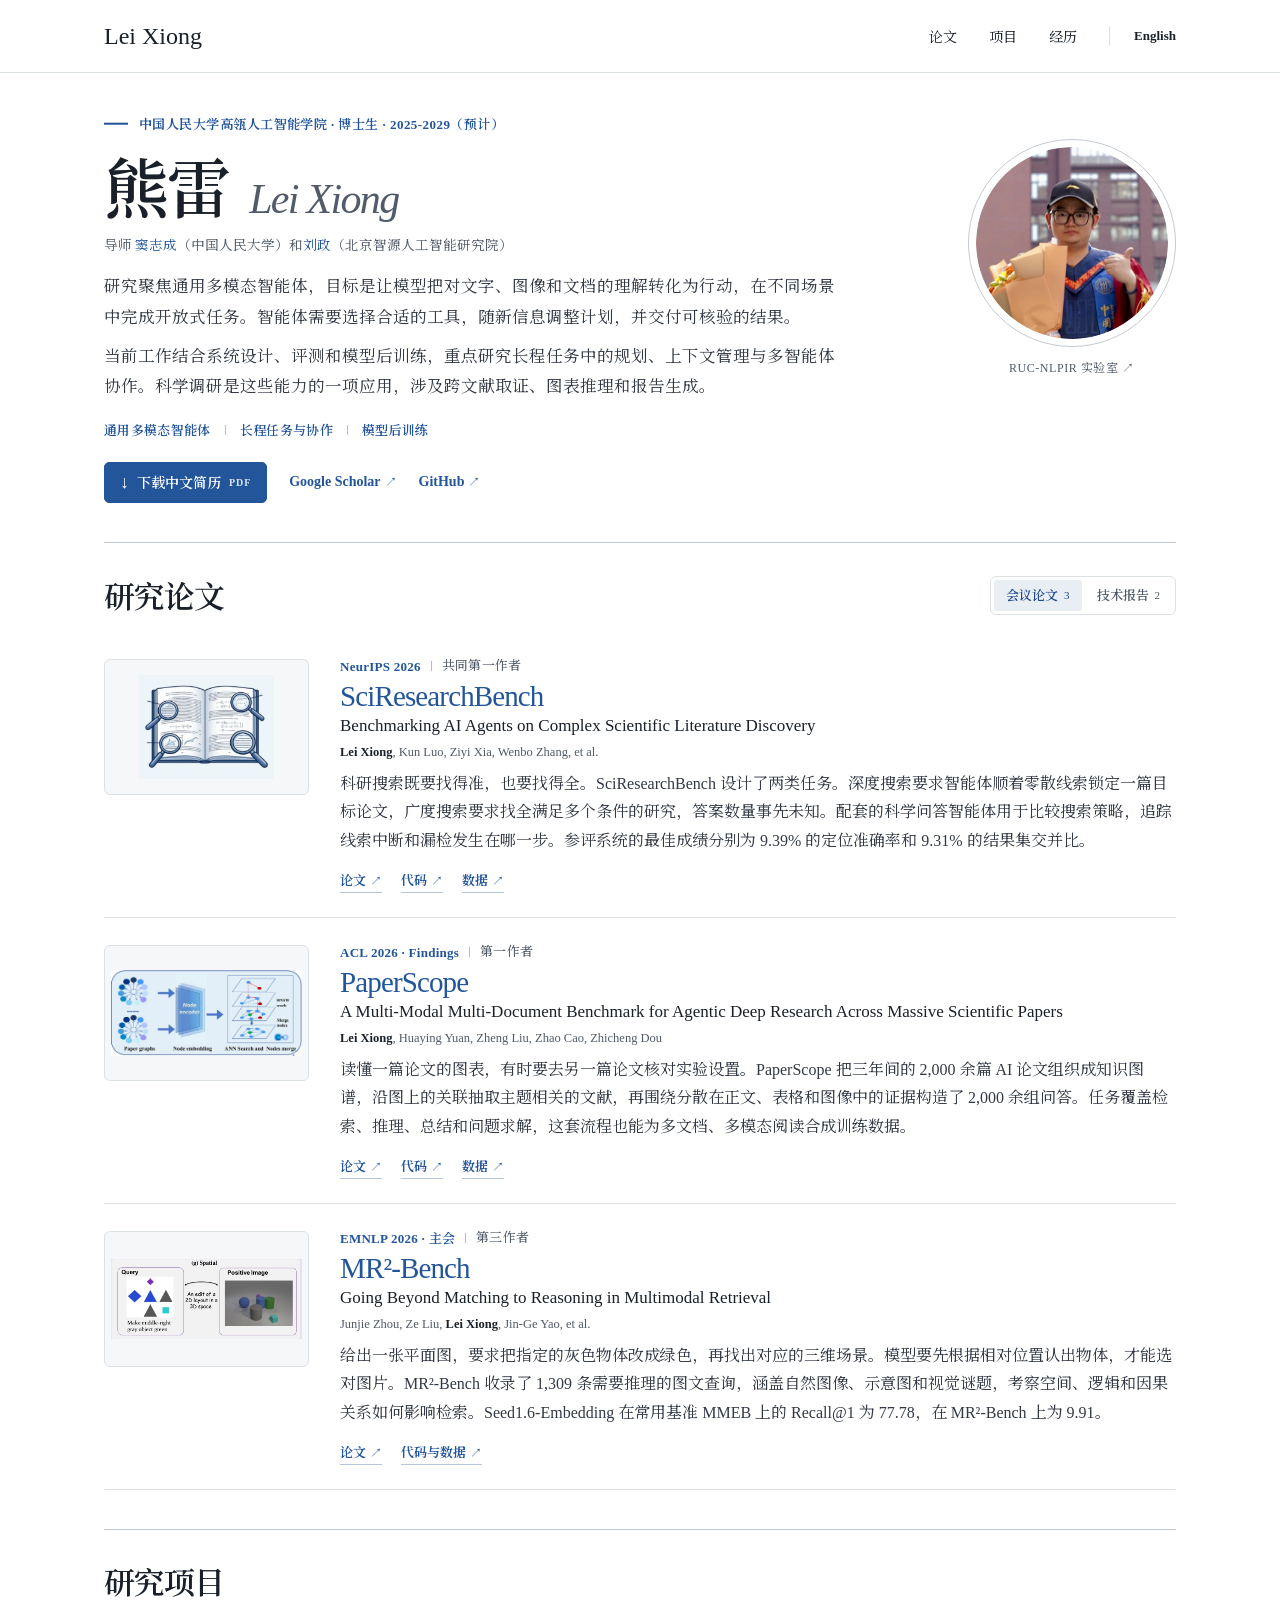
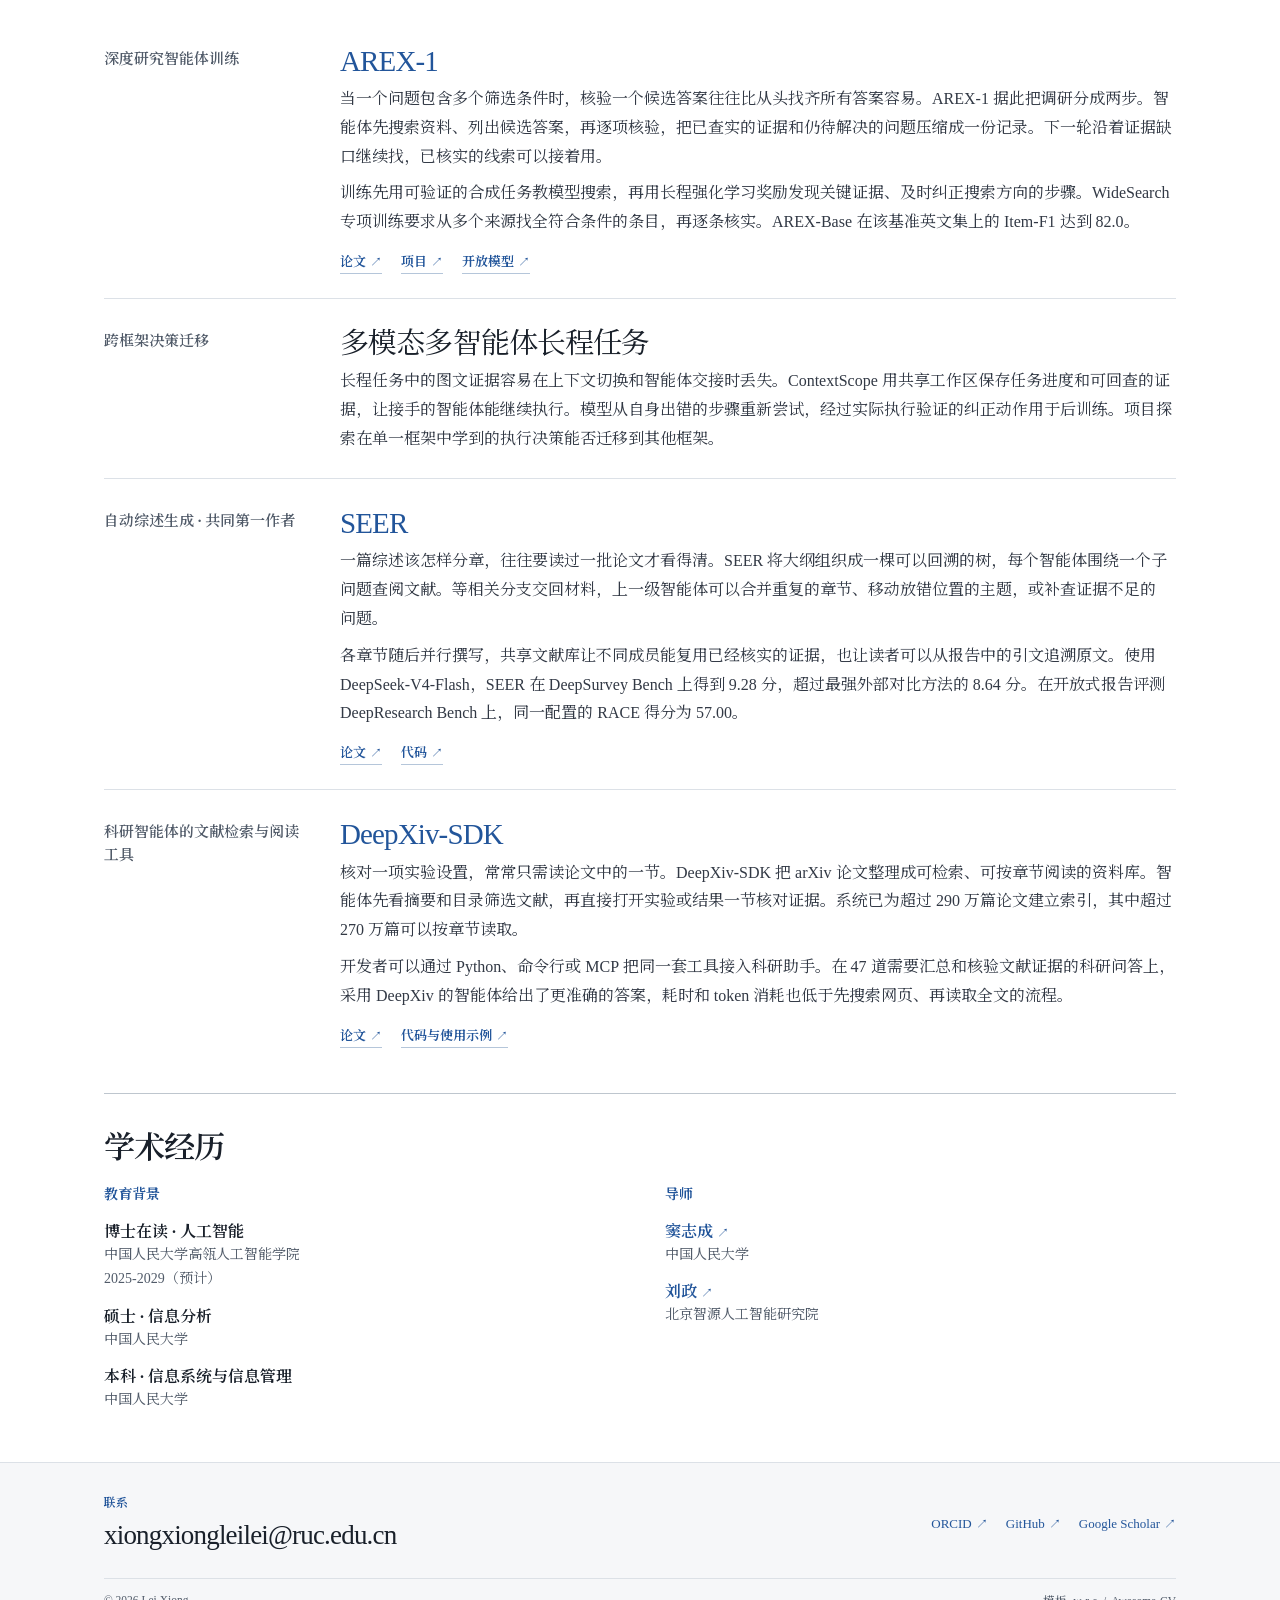
<file: index.html>
<!doctype html>
<html lang="zh-CN">
<head>
  <meta charset="utf-8"><meta name="viewport" content="width=device-width,initial-scale=1">
  <title>熊雷 Lei Xiong · 学术主页</title><meta name="author" content="Lei Xiong"><meta name="description" content="熊雷，中国人民大学博士生，研究通用多模态智能体、长程任务与协作，以及模型后训练。">
  <meta name="theme-color" content="#ffffff">
  <link rel="icon" href="assets/lei-xiong.webp" type="image/webp">
  <link rel="alternate" hreflang="zh-CN" href="index.html"><link rel="alternate" hreflang="en" href="en.html">
  <link rel="stylesheet" href="stylesheet.css"><script src="homepage.js" defer></script>
  <script type="application/ld+json">{"@context": "https://schema.org", "@type": "Person", "name": "Lei Xiong", "alternateName": "熊雷", "jobTitle": "PhD student", "email": "xiongxiongleilei@ruc.edu.cn", "affiliation": {"@type": "CollegeOrUniversity", "name": "Renmin University of China"}, "sameAs": ["https://scholar.google.com/citations?user=9EFPXBgAAAAJ", "https://github.com/CherYou", "https://orcid.org/0009-0001-1584-6944", "https://ruc-nlpir.github.io/members/lei-xiong.html"], "knowsAbout": ["General-Purpose Multimodal Agents", "Long-Horizon Tasks and Collaboration", "Model Post-Training"]}</script>
</head>
<body>
<a class="skip" href="#main">跳到正文</a>
<header class="topbar"><div class="shell topbar-inner">
  <a class="wordmark" href="index.html" aria-label="熊雷，首页">Lei Xiong</a>
  <nav aria-label="主导航">
    <a href="#publications">论文</a><a href="#projects">项目</a><a href="#education">经历</a>
    <a class="language" data-lang-switch href="en.html" hreflang="en" lang="en">English</a>
  </nav>
</div></header>
<main class="shell" id="main">
  <section id="about" class="hero page-section" aria-labelledby="person-name">
    <div class="hero-copy">
      <p class="affiliation"><span aria-hidden="true"></span>中国人民大学高瓴人工智能学院 · 博士生 · 2025-2029（预计）</p>
      <h1 id="person-name"><span class="name-cn" lang="zh-CN">熊雷</span><i lang="en">Lei Xiong</i></h1>
      <p class="advisors">导师 <a class="" href="https://playbigdata.ruc.edu.cn/dou/">窦志成</a>（中国人民大学）和<a class="" href="https://scholar.google.com/citations?user=k2SF4M0AAAAJ">刘政</a>（北京智源人工智能研究院）</p>
      <p class="bio">研究聚焦通用多模态智能体，目标是让模型把对文字、图像和文档的理解转化为行动，在不同场景中完成开放式任务。智能体需要选择合适的工具，随新信息调整计划，并交付可核验的结果。</p>
      <p class="bio bio-focus">当前工作结合系统设计、评测和模型后训练，重点研究长程任务中的规划、上下文管理与多智能体协作。科学调研是这些能力的一项应用，涉及跨文献取证、图表推理和报告生成。</p>
      <ul class="interests" aria-label="研究兴趣"><li>通用多模态智能体</li><li>长程任务与协作</li><li>模型后训练</li></ul>
      <div class="actions"><a class="cv-button" href="cv/Lei-Xiong-CV-ZH.pdf" download><span aria-hidden="true">↓</span>下载中文简历 <small>PDF</small></a>
        <a class="text-action" href="https://scholar.google.com/citations?user=9EFPXBgAAAAJ">Google Scholar <span aria-hidden='true'>↗</span></a>
        <a class="text-action" href="https://github.com/CherYou">GitHub <span aria-hidden='true'>↗</span></a>
      </div>
    </div>
    <figure class="portrait"><div class="portrait-frame"><img src="assets/lei-xiong.webp" alt="熊雷" width="512" height="512"></div>
      <figcaption><a class="" href="https://ruc-nlpir.github.io/members/lei-xiong.html">RUC-NLPIR 实验室 <span aria-hidden="true">↗</span></a></figcaption>
    </figure>
  </section>
  <section id="publications" class="page-section ruled" aria-labelledby="pub-title">
    <div class="section-head"><h2 id="pub-title">研究论文</h2>
      <div class="tag-filter" role="group" aria-label="按发表类型筛选" hidden>
        <button type="button" class="tag-btn" data-tag="conference" aria-pressed="true">会议论文 <span>3</span></button>
        <button type="button" class="tag-btn" data-tag="report" aria-pressed="false">技术报告 <span>2</span></button>
      </div>
    </div>
    <div class="publications-table" id="paper-list">
      <article class="pub-row" id="sciresearchbench" data-tags="conference">
        <a class="art sciresearchbench" href="https://neurips.cc/virtual/2026/loc/sydney/poster/139663" aria-label="SciResearchBench">
          <img src="assets/sciresearchbench.webp" alt="论文中的科学文献精读示意图" loading="lazy">
        </a>
        <div class="pub-body">
          <div class="pub-meta"><span>NeurIPS 2026</span><span>共同第一作者</span></div>
          <h3 lang="en"><a class="" href="https://neurips.cc/virtual/2026/loc/sydney/poster/139663">SciResearchBench</a></h3>
          <p lang="en" class="paper-title">Benchmarking AI Agents on Complex Scientific Literature Discovery</p>
          <p class="authors" lang="en"><strong>Lei Xiong</strong>, Kun Luo, Ziyi Xia, Wenbo Zhang, et al.</p>
          <p class="summary">科研搜索既要找得准，也要找得全。SciResearchBench 设计了两类任务。深度搜索要求智能体顺着零散线索锁定一篇目标论文，广度搜索要求找全满足多个条件的研究，答案数量事先未知。配套的科学问答智能体用于比较搜索策略，追踪线索中断和漏检发生在哪一步。参评系统的最佳成绩分别为 9.39% 的定位准确率和 9.31% 的结果集交并比。</p>
          <div class="resources"><a class="" href="https://neurips.cc/virtual/2026/loc/sydney/poster/139663">论文<span aria-hidden="true">↗</span></a><a class="" href="https://github.com/CherYou/AutoResearchBench">代码<span aria-hidden="true">↗</span></a><a class="" href="https://huggingface.co/datasets/Youxll/SciResearchBench">数据<span aria-hidden="true">↗</span></a></div>
        </div>
      </article>
      <article class="pub-row" id="paperscope" data-tags="conference">
        <a class="art paperscope" href="https://aclanthology.org/2026.findings-acl.394/" aria-label="PaperScope">
          <img src="assets/paperscope.webp" alt="PaperScope 将多篇论文的知识图谱编码、检索并合并" loading="lazy">
        </a>
        <div class="pub-body">
          <div class="pub-meta"><span>ACL 2026 · Findings</span><span>第一作者</span></div>
          <h3 lang="en"><a class="" href="https://aclanthology.org/2026.findings-acl.394/">PaperScope</a></h3>
          <p lang="en" class="paper-title">A Multi-Modal Multi-Document Benchmark for Agentic Deep Research Across Massive Scientific Papers</p>
          <p class="authors" lang="en"><strong>Lei Xiong</strong>, Huaying Yuan, Zheng Liu, Zhao Cao, Zhicheng Dou</p>
          <p class="summary">读懂一篇论文的图表，有时要去另一篇论文核对实验设置。PaperScope 把三年间的 2,000 余篇 AI 论文组织成知识图谱，沿图上的关联抽取主题相关的文献，再围绕分散在正文、表格和图像中的证据构造了 2,000 余组问答。任务覆盖检索、推理、总结和问题求解，这套流程也能为多文档、多模态阅读合成训练数据。</p>
          <div class="resources"><a class="" href="https://aclanthology.org/2026.findings-acl.394/">论文<span aria-hidden="true">↗</span></a><a class="" href="https://github.com/CherYou/PaperScope">代码<span aria-hidden="true">↗</span></a><a class="" href="https://huggingface.co/datasets/Youxll/PaperScope">数据<span aria-hidden="true">↗</span></a></div>
        </div>
      </article>
      <article class="pub-row" id="mr2" data-tags="conference">
        <a class="art mr2" href="https://aclanthology.org/2026.emnlp-main.538/" aria-label="MR²-Bench">
          <img src="assets/mr2-bench.webp" alt="二维布局经过颜色修改后对应的三维物体，是一个空间推理检索样例" loading="lazy">
        </a>
        <div class="pub-body">
          <div class="pub-meta"><span>EMNLP 2026 · 主会</span><span>第三作者</span></div>
          <h3 lang="en"><a class="" href="https://aclanthology.org/2026.emnlp-main.538/">MR²-Bench</a></h3>
          <p lang="en" class="paper-title">Going Beyond Matching to Reasoning in Multimodal Retrieval</p>
          <p class="authors" lang="en">Junjie Zhou, Ze Liu, <strong>Lei Xiong</strong>, Jin-Ge Yao, et al.</p>
          <p class="summary">给出一张平面图，要求把指定的灰色物体改成绿色，再找出对应的三维场景。模型要先根据相对位置认出物体，才能选对图片。MR²-Bench 收录了 1,309 条需要推理的图文查询，涵盖自然图像、示意图和视觉谜题，考察空间、逻辑和因果关系如何影响检索。Seed1.6-Embedding 在常用基准 MMEB 上的 Recall@1 为 77.78，在 MR²-Bench 上为 9.91。</p>
          <div class="resources"><a class="" href="https://aclanthology.org/2026.emnlp-main.538/">论文<span aria-hidden="true">↗</span></a><a class="" href="https://github.com/VectorSpaceLab/MR2-Bench">代码与数据<span aria-hidden="true">↗</span></a></div>
        </div>
      </article>
      <article class="report-row" data-tags="report">
        <div class="report-venue">arXiv · 2026 年技术报告</div>
        <div class="pub-body"><h3 lang="en"><a class="" href="https://arxiv.org/abs/2607.21461">AREX</a></h3>
          <p class="paper-title" lang="en">Towards a Recursively Self-Improving Agent for Deep Research</p><p class="authors" lang="en">Shuqi Lu, Chaofan Li, Kun Luo, …, <strong>Lei Xiong</strong>, et al.</p>
          <p class="summary">AREX 交替搜索和核验。每一轮保留已经查实的结论，把仍缺少依据的条件交给下一轮处理。这项工作结合可验证的合成任务与长程强化学习，训练模型在调研过程中不断修正答案。</p>
          <div class="resources"><a class="" href="https://arxiv.org/abs/2607.21461">预印本<span aria-hidden="true">↗</span></a></div>
        </div>
      </article>
      <article class="report-row" data-tags="report">
        <div class="report-venue">arXiv · 2026 年技术报告</div>
        <div class="pub-body"><h3 lang="en"><a class="" href="https://arxiv.org/abs/2603.00084">DeepXiv-SDK</a></h3>
          <p class="paper-title" lang="en">An Agentic Data Interface for Scientific Literature</p><p class="authors" lang="en">Hongjin Qian, Ziyi Xia, Ze Liu, …, <strong>Lei Xiong</strong>, et al.</p>
          <p class="summary">DeepXiv-SDK 让智能体先筛选论文，再打开与问题相关的章节核对证据。Python、命令行和 MCP 共享同一套检索与阅读接口。</p>
          <div class="resources"><a class="" href="https://arxiv.org/abs/2603.00084">预印本<span aria-hidden="true">↗</span></a></div>
        </div>
      </article>
    </div>
  </section>
  <section id="projects" class="page-section ruled" aria-labelledby="project-title">
    <div class="section-head"><h2 id="project-title">研究项目</h2></div>
    <div class="project-list">
      <article class="project-row">
        <div class="row-topic">深度研究智能体训练</div>
        <div class="pub-body"><h3><a class="" href="https://vectorspacelab.github.io/arex-model/">AREX-1</a></h3><p class="summary">当一个问题包含多个筛选条件时，核验一个候选答案往往比从头找齐所有答案容易。AREX-1 据此把调研分成两步。智能体先搜索资料、列出候选答案，再逐项核验，把已查实的证据和仍待解决的问题压缩成一份记录。下一轮沿着证据缺口继续找，已核实的线索可以接着用。</p><p class="summary">训练先用可验证的合成任务教模型搜索，再用长程强化学习奖励发现关键证据、及时纠正搜索方向的步骤。WideSearch 专项训练要求从多个来源找全符合条件的条目，再逐条核实。AREX-Base 在该基准英文集上的 Item-F1 达到 82.0。</p><div class="resources"><a class="" href="https://arxiv.org/abs/2607.21461">论文<span aria-hidden="true">↗</span></a><a class="" href="https://vectorspacelab.github.io/arex-model/">项目<span aria-hidden="true">↗</span></a><a class="" href="https://huggingface.co/BAAI/AREX-Base">开放模型<span aria-hidden="true">↗</span></a></div></div>
      </article>
      <article class="project-row">
        <div class="row-topic">跨框架决策迁移</div>
        <div class="pub-body"><h3>多模态多智能体长程任务</h3><p class="summary">长程任务中的图文证据容易在上下文切换和智能体交接时丢失。ContextScope 用共享工作区保存任务进度和可回查的证据，让接手的智能体能继续执行。模型从自身出错的步骤重新尝试，经过实际执行验证的纠正动作用于后训练。项目探索在单一框架中学到的执行决策能否迁移到其他框架。</p></div>
      </article>
      <article class="project-row">
        <div class="row-topic">自动综述生成 · 共同第一作者</div>
        <div class="pub-body"><h3><a class="" href="https://github.com/CherYou/SEER">SEER</a></h3><p class="summary">一篇综述该怎样分章，往往要读过一批论文才看得清。SEER 将大纲组织成一棵可以回溯的树，每个智能体围绕一个子问题查阅文献。等相关分支交回材料，上一级智能体可以合并重复的章节、移动放错位置的主题，或补查证据不足的问题。</p><p class="summary">各章节随后并行撰写，共享文献库让不同成员能复用已经核实的证据，也让读者可以从报告中的引文追溯原文。使用 DeepSeek-V4-Flash，SEER 在 DeepSurvey Bench 上得到 9.28 分，超过最强外部对比方法的 8.64 分。在开放式报告评测 DeepResearch Bench 上，同一配置的 RACE 得分为 57.00。</p><div class="resources"><a class="" href="https://github.com/CherYou/SEER/blob/main/assets/SEER_camera.pdf">论文<span aria-hidden="true">↗</span></a><a class="" href="https://github.com/CherYou/SEER">代码<span aria-hidden="true">↗</span></a></div></div>
      </article>
      <article class="project-row">
        <div class="row-topic">科研智能体的文献检索与阅读工具</div>
        <div class="pub-body"><h3><a class="" href="https://github.com/DeepXiv/deepxiv_sdk">DeepXiv-SDK</a></h3><p class="summary">核对一项实验设置，常常只需读论文中的一节。DeepXiv-SDK 把 arXiv 论文整理成可检索、可按章节阅读的资料库。智能体先看摘要和目录筛选文献，再直接打开实验或结果一节核对证据。系统已为超过 290 万篇论文建立索引，其中超过 270 万篇可以按章节读取。</p><p class="summary">开发者可以通过 Python、命令行或 MCP 把同一套工具接入科研助手。在 47 道需要汇总和核验文献证据的科研问答上，采用 DeepXiv 的智能体给出了更准确的答案，耗时和 token 消耗也低于先搜索网页、再读取全文的流程。</p><div class="resources"><a class="" href="https://arxiv.org/abs/2603.00084">论文<span aria-hidden="true">↗</span></a><a class="" href="https://github.com/DeepXiv/deepxiv_sdk">代码与使用示例<span aria-hidden="true">↗</span></a></div></div>
      </article></div>
  </section>
  <section id="education" class="page-section ruled" aria-labelledby="edu-title">
    <div class="section-head"><h2 id="edu-title">学术经历</h2></div>
    <div class="education-grid">
      <div><h3>教育背景</h3>
        <dl class="education-list">
          <div><dt>博士在读 · 人工智能</dt><dd>中国人民大学高瓴人工智能学院</dd><dd>2025-2029（预计）</dd></div>
          <div><dt>硕士 · 信息分析</dt><dd>中国人民大学</dd></div>
          <div><dt>本科 · 信息系统与信息管理</dt><dd>中国人民大学</dd></div>
        </dl>
      </div>
      <div><h3>导师</h3>
        <dl class="education-list"><div><dt><a class="" href="https://playbigdata.ruc.edu.cn/dou/">窦志成 <span aria-hidden="true">↗</span></a></dt><dd>中国人民大学</dd></div>
        <div><dt><a class="" href="https://scholar.google.com/citations?user=k2SF4M0AAAAJ">刘政 <span aria-hidden="true">↗</span></a></dt><dd>北京智源人工智能研究院</dd></div></dl>
      </div>
    </div>
  </section>
</main>
<footer><div class="shell">
  <div class="contact-row"><div><span class="project-label">联系</span>
    <a class="email" href="mailto:xiongxiongleilei@ruc.edu.cn">xiongxiongleilei@ruc.edu.cn</a></div>
    <div class="foot-links"><a class="" href="https://orcid.org/0009-0001-1584-6944">ORCID <span aria-hidden="true">↗</span></a><a class="" href="https://github.com/CherYou">GitHub <span aria-hidden="true">↗</span></a><a class="" href="https://scholar.google.com/citations?user=9EFPXBgAAAAJ">Google Scholar <span aria-hidden="true">↗</span></a></div>
  </div>
  <div class="colophon"><span>© 2026 Lei Xiong</span><span>模板 &nbsp;<a class="" href="https://github.com/w-r-s/academic-homepage-template">w-r-s</a> &nbsp;/&nbsp; <a class="" href="https://github.com/posquit0/Awesome-CV">Awesome-CV</a></span></div>
</div></footer>
</body></html>
</file>
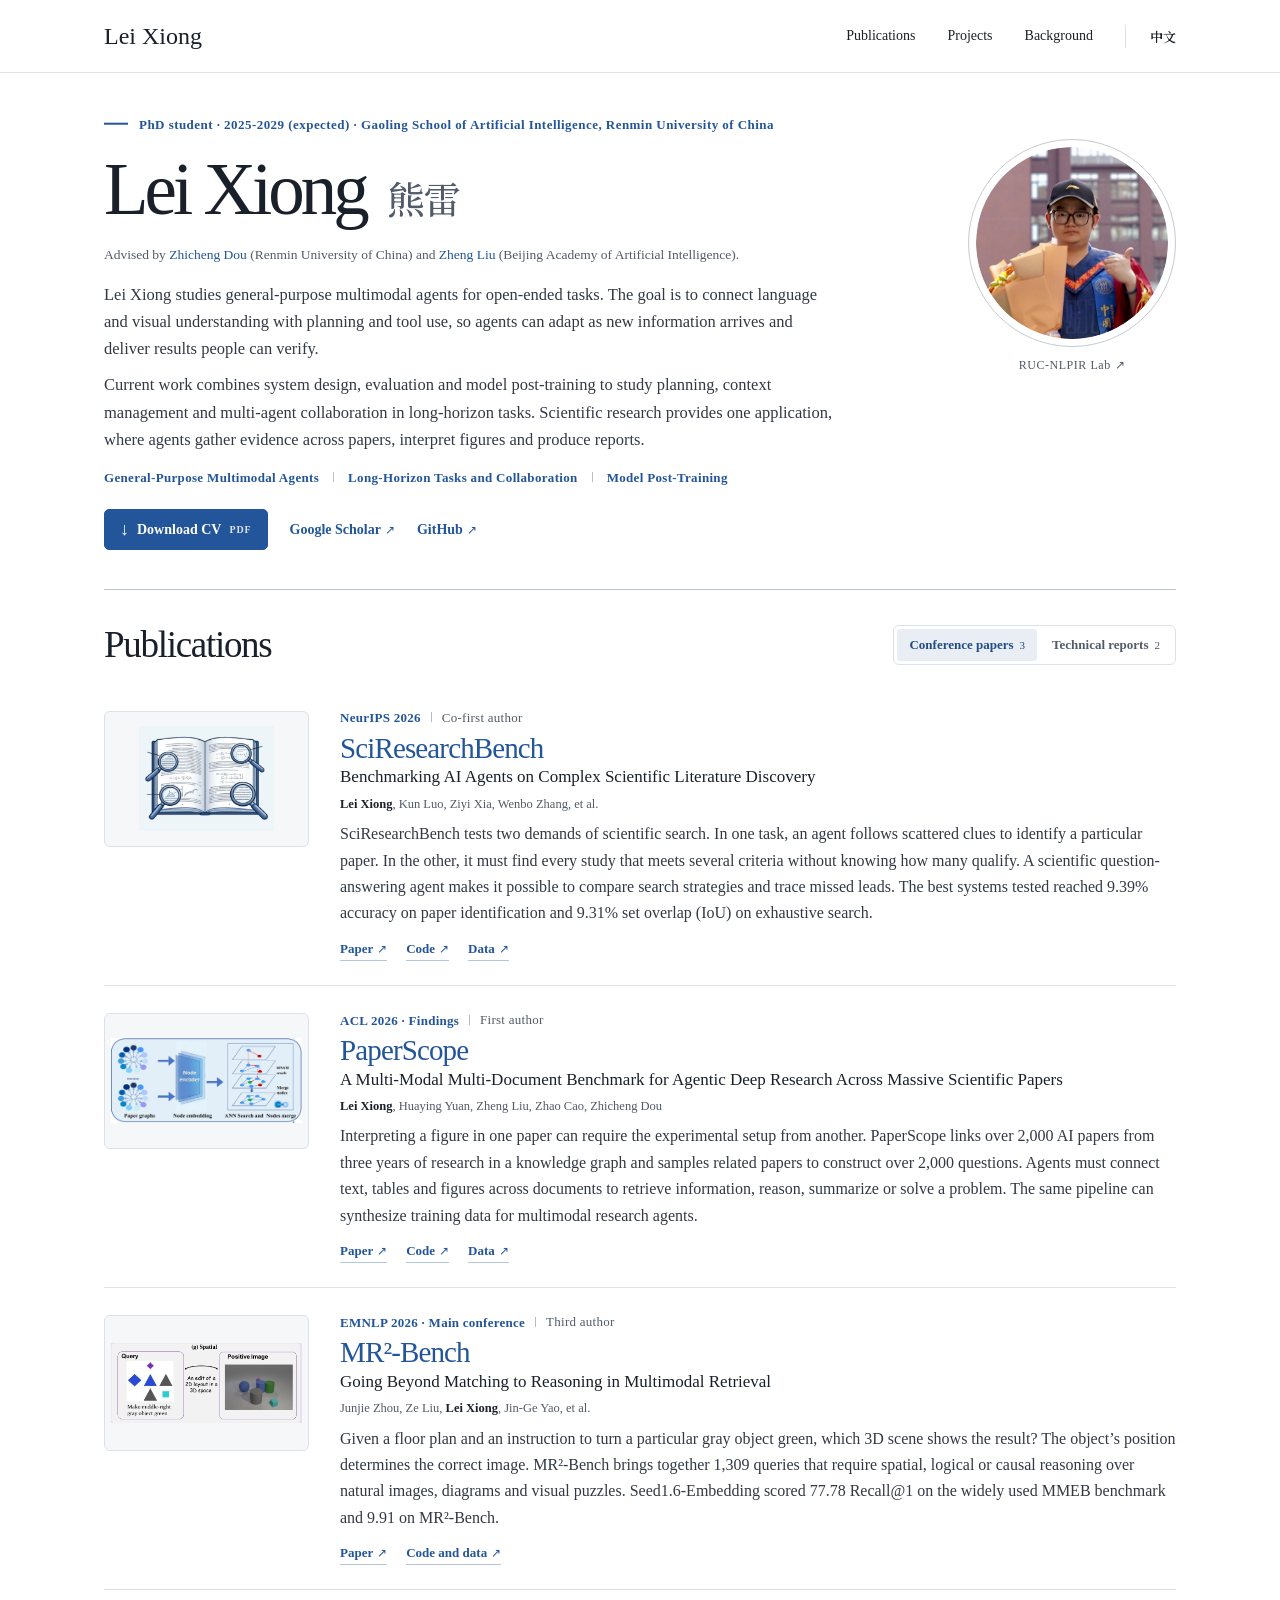
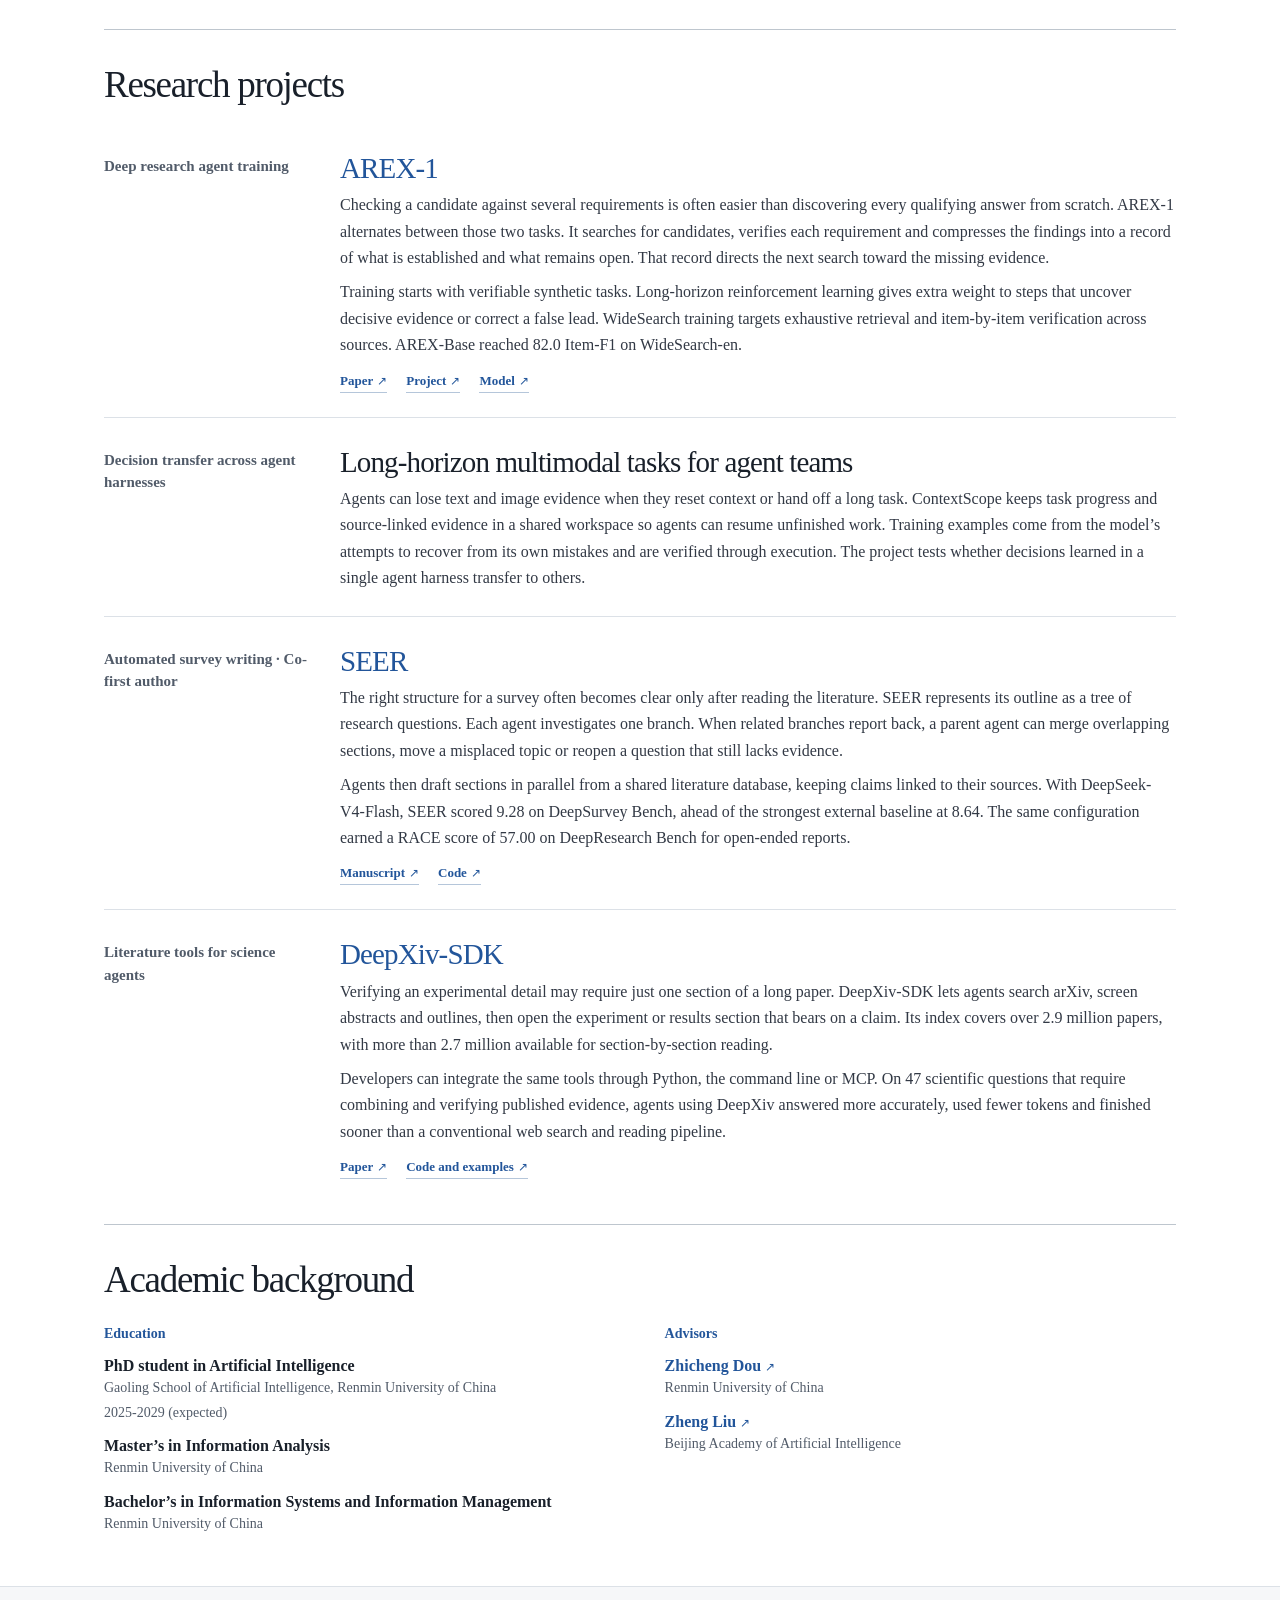
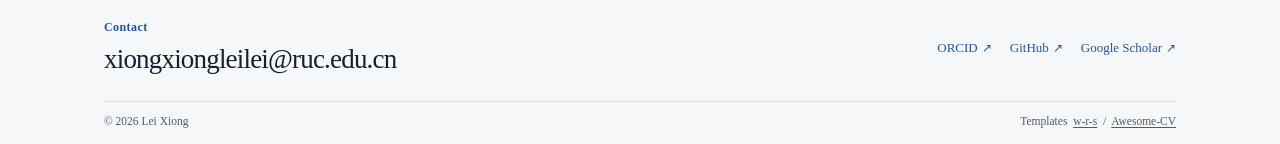
<file: en.html>
<!doctype html>
<html lang="en">
<head>
  <meta charset="utf-8"><meta name="viewport" content="width=device-width,initial-scale=1">
  <title>Lei Xiong · Research</title><meta name="author" content="Lei Xiong"><meta name="description" content="Lei Xiong is a PhD student at Renmin University of China working on general-purpose multimodal agents, long-horizon tasks and collaboration, and model post-training.">
  <meta name="theme-color" content="#ffffff">
  <link rel="icon" href="assets/lei-xiong.webp" type="image/webp">
  <link rel="alternate" hreflang="zh-CN" href="index.html"><link rel="alternate" hreflang="en" href="en.html">
  <link rel="stylesheet" href="stylesheet.css"><script src="homepage.js" defer></script>
  <script type="application/ld+json">{"@context": "https://schema.org", "@type": "Person", "name": "Lei Xiong", "alternateName": "熊雷", "jobTitle": "PhD student", "email": "xiongxiongleilei@ruc.edu.cn", "affiliation": {"@type": "CollegeOrUniversity", "name": "Renmin University of China"}, "sameAs": ["https://scholar.google.com/citations?user=9EFPXBgAAAAJ", "https://github.com/CherYou", "https://orcid.org/0009-0001-1584-6944", "https://ruc-nlpir.github.io/members/lei-xiong.html"], "knowsAbout": ["General-Purpose Multimodal Agents", "Long-Horizon Tasks and Collaboration", "Model Post-Training"]}</script>
</head>
<body>
<a class="skip" href="#main">Skip to content</a>
<header class="topbar"><div class="shell topbar-inner">
  <a class="wordmark" href="en.html" aria-label="Lei Xiong, home">Lei Xiong</a>
  <nav aria-label="Main navigation">
    <a href="#publications">Publications</a><a href="#projects">Projects</a><a href="#education">Background</a>
    <a class="language" data-lang-switch href="index.html" hreflang="zh-CN" lang="zh-CN">中文</a>
  </nav>
</div></header>
<main class="shell" id="main">
  <section id="about" class="hero page-section" aria-labelledby="person-name">
    <div class="hero-copy">
      <p class="affiliation"><span aria-hidden="true"></span>PhD student · 2025-2029 (expected) · Gaoling School of Artificial Intelligence, Renmin University of China</p>
      <h1 id="person-name"><span class="name-en" lang="en">Lei Xiong</span><i class="name-cn" lang="zh-CN">熊雷</i></h1>
      <p class="advisors">Advised by <a class="" href="https://playbigdata.ruc.edu.cn/dou/">Zhicheng Dou</a> (Renmin University of China) and <a class="" href="https://scholar.google.com/citations?user=k2SF4M0AAAAJ">Zheng Liu</a> (Beijing Academy of Artificial Intelligence).</p>
      <p class="bio">Lei Xiong studies general-purpose multimodal agents for open-ended tasks. The goal is to connect language and visual understanding with planning and tool use, so agents can adapt as new information arrives and deliver results people can verify.</p>
      <p class="bio bio-focus">Current work combines system design, evaluation and model post-training to study planning, context management and multi-agent collaboration in long-horizon tasks. Scientific research provides one application, where agents gather evidence across papers, interpret figures and produce reports.</p>
      <ul class="interests" aria-label="Research interests"><li>General-Purpose Multimodal Agents</li><li>Long-Horizon Tasks and Collaboration</li><li>Model Post-Training</li></ul>
      <div class="actions"><a class="cv-button" href="cv/Lei-Xiong-CV-EN.pdf" download><span aria-hidden="true">↓</span>Download CV <small>PDF</small></a>
        <a class="text-action" href="https://scholar.google.com/citations?user=9EFPXBgAAAAJ">Google Scholar <span aria-hidden='true'>↗</span></a>
        <a class="text-action" href="https://github.com/CherYou">GitHub <span aria-hidden='true'>↗</span></a>
      </div>
    </div>
    <figure class="portrait"><div class="portrait-frame"><img src="assets/lei-xiong.webp" alt="Lei Xiong" width="512" height="512"></div>
      <figcaption><a class="" href="https://ruc-nlpir.github.io/members/lei-xiong.html">RUC-NLPIR Lab <span aria-hidden="true">↗</span></a></figcaption>
    </figure>
  </section>
  <section id="publications" class="page-section ruled" aria-labelledby="pub-title">
    <div class="section-head"><h2 id="pub-title">Publications</h2>
      <div class="tag-filter" role="group" aria-label="Filter by publication type" hidden>
        <button type="button" class="tag-btn" data-tag="conference" aria-pressed="true">Conference papers <span>3</span></button>
        <button type="button" class="tag-btn" data-tag="report" aria-pressed="false">Technical reports <span>2</span></button>
      </div>
    </div>
    <div class="publications-table" id="paper-list">
      <article class="pub-row" id="sciresearchbench" data-tags="conference">
        <a class="art sciresearchbench" href="https://neurips.cc/virtual/2026/loc/sydney/poster/139663" aria-label="SciResearchBench">
          <img src="assets/sciresearchbench.webp" alt="The paper’s illustration of close reading during literature search" loading="lazy">
        </a>
        <div class="pub-body">
          <div class="pub-meta"><span>NeurIPS 2026</span><span>Co-first author</span></div>
          <h3 lang="en"><a class="" href="https://neurips.cc/virtual/2026/loc/sydney/poster/139663">SciResearchBench</a></h3>
          <p lang="en" class="paper-title">Benchmarking AI Agents on Complex Scientific Literature Discovery</p>
          <p class="authors" lang="en"><strong>Lei Xiong</strong>, Kun Luo, Ziyi Xia, Wenbo Zhang, et al.</p>
          <p class="summary">SciResearchBench tests two demands of scientific search. In one task, an agent follows scattered clues to identify a particular paper. In the other, it must find every study that meets several criteria without knowing how many qualify. A scientific question-answering agent makes it possible to compare search strategies and trace missed leads. The best systems tested reached 9.39% accuracy on paper identification and 9.31% set overlap (IoU) on exhaustive search.</p>
          <div class="resources"><a class="" href="https://neurips.cc/virtual/2026/loc/sydney/poster/139663">Paper<span aria-hidden="true">↗</span></a><a class="" href="https://github.com/CherYou/AutoResearchBench">Code<span aria-hidden="true">↗</span></a><a class="" href="https://huggingface.co/datasets/Youxll/SciResearchBench">Data<span aria-hidden="true">↗</span></a></div>
        </div>
      </article>
      <article class="pub-row" id="paperscope" data-tags="conference">
        <a class="art paperscope" href="https://aclanthology.org/2026.findings-acl.394/" aria-label="PaperScope">
          <img src="assets/paperscope.webp" alt="PaperScope encodes, searches and merges knowledge graphs across papers" loading="lazy">
        </a>
        <div class="pub-body">
          <div class="pub-meta"><span>ACL 2026 · Findings</span><span>First author</span></div>
          <h3 lang="en"><a class="" href="https://aclanthology.org/2026.findings-acl.394/">PaperScope</a></h3>
          <p lang="en" class="paper-title">A Multi-Modal Multi-Document Benchmark for Agentic Deep Research Across Massive Scientific Papers</p>
          <p class="authors" lang="en"><strong>Lei Xiong</strong>, Huaying Yuan, Zheng Liu, Zhao Cao, Zhicheng Dou</p>
          <p class="summary">Interpreting a figure in one paper can require the experimental setup from another. PaperScope links over 2,000 AI papers from three years of research in a knowledge graph and samples related papers to construct over 2,000 questions. Agents must connect text, tables and figures across documents to retrieve information, reason, summarize or solve a problem. The same pipeline can synthesize training data for multimodal research agents.</p>
          <div class="resources"><a class="" href="https://aclanthology.org/2026.findings-acl.394/">Paper<span aria-hidden="true">↗</span></a><a class="" href="https://github.com/CherYou/PaperScope">Code<span aria-hidden="true">↗</span></a><a class="" href="https://huggingface.co/datasets/Youxll/PaperScope">Data<span aria-hidden="true">↗</span></a></div>
        </div>
      </article>
      <article class="pub-row" id="mr2" data-tags="conference">
        <a class="art mr2" href="https://aclanthology.org/2026.emnlp-main.538/" aria-label="MR²-Bench">
          <img src="assets/mr2-bench.webp" alt="A spatial retrieval example pairs an edited 2D layout with a matching 3D scene" loading="lazy">
        </a>
        <div class="pub-body">
          <div class="pub-meta"><span>EMNLP 2026 · Main conference</span><span>Third author</span></div>
          <h3 lang="en"><a class="" href="https://aclanthology.org/2026.emnlp-main.538/">MR²-Bench</a></h3>
          <p lang="en" class="paper-title">Going Beyond Matching to Reasoning in Multimodal Retrieval</p>
          <p class="authors" lang="en">Junjie Zhou, Ze Liu, <strong>Lei Xiong</strong>, Jin-Ge Yao, et al.</p>
          <p class="summary">Given a floor plan and an instruction to turn a particular gray object green, which 3D scene shows the result? The object’s position determines the correct image. MR²-Bench brings together 1,309 queries that require spatial, logical or causal reasoning over natural images, diagrams and visual puzzles. Seed1.6-Embedding scored 77.78 Recall@1 on the widely used MMEB benchmark and 9.91 on MR²-Bench.</p>
          <div class="resources"><a class="" href="https://aclanthology.org/2026.emnlp-main.538/">Paper<span aria-hidden="true">↗</span></a><a class="" href="https://github.com/VectorSpaceLab/MR2-Bench">Code and data<span aria-hidden="true">↗</span></a></div>
        </div>
      </article>
      <article class="report-row" data-tags="report">
        <div class="report-venue">arXiv · 2026 technical report</div>
        <div class="pub-body"><h3 lang="en"><a class="" href="https://arxiv.org/abs/2607.21461">AREX</a></h3>
          <p class="paper-title" lang="en">Towards a Recursively Self-Improving Agent for Deep Research</p><p class="authors" lang="en">Shuqi Lu, Chaofan Li, Kun Luo, …, <strong>Lei Xiong</strong>, et al.</p>
          <p class="summary">AREX alternates between gathering candidates and verifying them against individual constraints. A compact record of verified claims and missing evidence guides the next round of research. Training combines verifiable synthetic tasks with long-horizon reinforcement learning.</p>
          <div class="resources"><a class="" href="https://arxiv.org/abs/2607.21461">Preprint<span aria-hidden="true">↗</span></a></div>
        </div>
      </article>
      <article class="report-row" data-tags="report">
        <div class="report-venue">arXiv · 2026 technical report</div>
        <div class="pub-body"><h3 lang="en"><a class="" href="https://arxiv.org/abs/2603.00084">DeepXiv-SDK</a></h3>
          <p class="paper-title" lang="en">An Agentic Data Interface for Scientific Literature</p><p class="authors" lang="en">Hongjin Qian, Ziyi Xia, Ze Liu, …, <strong>Lei Xiong</strong>, et al.</p>
          <p class="summary">DeepXiv-SDK gives agents direct access to paper outlines and individual sections, so they can screen studies and verify claims in context. The same search and reading tools are available through Python, the command line and MCP.</p>
          <div class="resources"><a class="" href="https://arxiv.org/abs/2603.00084">Preprint<span aria-hidden="true">↗</span></a></div>
        </div>
      </article>
    </div>
  </section>
  <section id="projects" class="page-section ruled" aria-labelledby="project-title">
    <div class="section-head"><h2 id="project-title">Research projects</h2></div>
    <div class="project-list">
      <article class="project-row">
        <div class="row-topic">Deep research agent training</div>
        <div class="pub-body"><h3><a class="" href="https://vectorspacelab.github.io/arex-model/">AREX-1</a></h3><p class="summary">Checking a candidate against several requirements is often easier than discovering every qualifying answer from scratch. AREX-1 alternates between those two tasks. It searches for candidates, verifies each requirement and compresses the findings into a record of what is established and what remains open. That record directs the next search toward the missing evidence.</p><p class="summary">Training starts with verifiable synthetic tasks. Long-horizon reinforcement learning gives extra weight to steps that uncover decisive evidence or correct a false lead. WideSearch training targets exhaustive retrieval and item-by-item verification across sources. AREX-Base reached 82.0 Item-F1 on WideSearch-en.</p><div class="resources"><a class="" href="https://arxiv.org/abs/2607.21461">Paper<span aria-hidden="true">↗</span></a><a class="" href="https://vectorspacelab.github.io/arex-model/">Project<span aria-hidden="true">↗</span></a><a class="" href="https://huggingface.co/BAAI/AREX-Base">Model<span aria-hidden="true">↗</span></a></div></div>
      </article>
      <article class="project-row">
        <div class="row-topic">Decision transfer across agent harnesses</div>
        <div class="pub-body"><h3>Long-horizon multimodal tasks for agent teams</h3><p class="summary">Agents can lose text and image evidence when they reset context or hand off a long task. ContextScope keeps task progress and source-linked evidence in a shared workspace so agents can resume unfinished work. Training examples come from the model’s attempts to recover from its own mistakes and are verified through execution. The project tests whether decisions learned in a single agent harness transfer to others.</p></div>
      </article>
      <article class="project-row">
        <div class="row-topic">Automated survey writing · Co-first author</div>
        <div class="pub-body"><h3><a class="" href="https://github.com/CherYou/SEER">SEER</a></h3><p class="summary">The right structure for a survey often becomes clear only after reading the literature. SEER represents its outline as a tree of research questions. Each agent investigates one branch. When related branches report back, a parent agent can merge overlapping sections, move a misplaced topic or reopen a question that still lacks evidence.</p><p class="summary">Agents then draft sections in parallel from a shared literature database, keeping claims linked to their sources. With DeepSeek-V4-Flash, SEER scored 9.28 on DeepSurvey Bench, ahead of the strongest external baseline at 8.64. The same configuration earned a RACE score of 57.00 on DeepResearch Bench for open-ended reports.</p><div class="resources"><a class="" href="https://github.com/CherYou/SEER/blob/main/assets/SEER_camera.pdf">Manuscript<span aria-hidden="true">↗</span></a><a class="" href="https://github.com/CherYou/SEER">Code<span aria-hidden="true">↗</span></a></div></div>
      </article>
      <article class="project-row">
        <div class="row-topic">Literature tools for science agents</div>
        <div class="pub-body"><h3><a class="" href="https://github.com/DeepXiv/deepxiv_sdk">DeepXiv-SDK</a></h3><p class="summary">Verifying an experimental detail may require just one section of a long paper. DeepXiv-SDK lets agents search arXiv, screen abstracts and outlines, then open the experiment or results section that bears on a claim. Its index covers over 2.9 million papers, with more than 2.7 million available for section-by-section reading.</p><p class="summary">Developers can integrate the same tools through Python, the command line or MCP. On 47 scientific questions that require combining and verifying published evidence, agents using DeepXiv answered more accurately, used fewer tokens and finished sooner than a conventional web search and reading pipeline.</p><div class="resources"><a class="" href="https://arxiv.org/abs/2603.00084">Paper<span aria-hidden="true">↗</span></a><a class="" href="https://github.com/DeepXiv/deepxiv_sdk">Code and examples<span aria-hidden="true">↗</span></a></div></div>
      </article></div>
  </section>
  <section id="education" class="page-section ruled" aria-labelledby="edu-title">
    <div class="section-head"><h2 id="edu-title">Academic background</h2></div>
    <div class="education-grid">
      <div><h3>Education</h3>
        <dl class="education-list">
          <div><dt>PhD student in Artificial Intelligence</dt><dd>Gaoling School of Artificial Intelligence, Renmin University of China</dd><dd>2025-2029 (expected)</dd></div>
          <div><dt>Master’s in Information Analysis</dt><dd>Renmin University of China</dd></div>
          <div><dt>Bachelor’s in Information Systems and Information Management</dt><dd>Renmin University of China</dd></div>
        </dl>
      </div>
      <div><h3>Advisors</h3>
        <dl class="education-list"><div><dt><a class="" href="https://playbigdata.ruc.edu.cn/dou/">Zhicheng Dou <span aria-hidden="true">↗</span></a></dt><dd>Renmin University of China</dd></div>
        <div><dt><a class="" href="https://scholar.google.com/citations?user=k2SF4M0AAAAJ">Zheng Liu <span aria-hidden="true">↗</span></a></dt><dd>Beijing Academy of Artificial Intelligence</dd></div></dl>
      </div>
    </div>
  </section>
</main>
<footer><div class="shell">
  <div class="contact-row"><div><span class="project-label">Contact</span>
    <a class="email" href="mailto:xiongxiongleilei@ruc.edu.cn">xiongxiongleilei@ruc.edu.cn</a></div>
    <div class="foot-links"><a class="" href="https://orcid.org/0009-0001-1584-6944">ORCID <span aria-hidden="true">↗</span></a><a class="" href="https://github.com/CherYou">GitHub <span aria-hidden="true">↗</span></a><a class="" href="https://scholar.google.com/citations?user=9EFPXBgAAAAJ">Google Scholar <span aria-hidden="true">↗</span></a></div>
  </div>
  <div class="colophon"><span>© 2026 Lei Xiong</span><span>Templates &nbsp;<a class="" href="https://github.com/w-r-s/academic-homepage-template">w-r-s</a> &nbsp;/&nbsp; <a class="" href="https://github.com/posquit0/Awesome-CV">Awesome-CV</a></span></div>
</div></footer>
</body></html>
</file>
<file: stylesheet.css>
@font-face {
  font-family: "Research Serif";
  src: url("assets/serif.woff2") format("woff2");
  font-weight: 400;
  font-display: swap;
}
@font-face {
  font-family: "Research Serif";
  src: url("assets/serif-italic.woff2") format("woff2");
  font-style: italic;
  font-weight: 400;
  font-display: swap;
}
@font-face {
  font-family: "Research Han";
  src: url("assets/han-display.woff2") format("woff2");
  font-weight: 400 800;
  font-display: swap;
}
@font-face {
  font-family: "Research Han Body";
  src: url("assets/han-body.woff2") format("woff2");
  font-weight: 200 900;
  font-display: swap;
}
:root {
  --paper: #ffffff;
  --ink: #19202a;
  --body: #323945;
  --muted: #515b69;
  --link: #22559a;
  --line: #dce1e7;
  --serif: "Times New Roman", Times, "Research Serif", "Research Han", "Songti SC", SimSun, serif;
  --body-font: "Times New Roman", Times, "Research Serif", "Research Han Body", "Songti SC", SimSun, serif;
  font-family: var(--body-font);
  color: var(--ink);
  background: var(--paper);
  font-synthesis: weight;
  -webkit-text-size-adjust: 100%;
}
*, *::before, *::after { box-sizing: border-box; }
body { margin: 0; }
html { scroll-behavior: smooth; scroll-padding-top: 24px; }
[hidden] { display: none !important; }
h1, h2, h3, p, figure, dl, dd, ul { margin: 0; }
a { color: inherit; text-decoration: none; }
a:hover { color: var(--link); text-decoration: underline; text-underline-offset: .22em; }
.cv-button:hover { color: white; }
button, a { -webkit-tap-highlight-color: transparent; }
button:focus-visible, a:focus-visible { outline: 2px solid #2557a3; outline-offset: 4px; }
.shell { width: min(1072px, calc(100% - 96px)); margin-inline: auto; }
.skip { position: absolute; left: 16px; top: -60px; z-index: 5; padding: 10px 14px; color: #fff; background: var(--link); }
.skip:focus { top: 8px; }
.topbar { border-bottom: 1px solid var(--line); }
.topbar-inner { min-height: 72px; display: flex; align-items: center; justify-content: space-between; gap: 24px; }
.wordmark { display: inline-flex; gap: 11px; align-items: center; font: 24px/1 var(--serif); }
.wordmark:hover { text-decoration: none; }
nav { display: flex; align-items: center; gap: 32px; font-size: 14px; }
nav a { padding-block: 10px; }
.language { border-left: 1px solid var(--line); padding: 2px 0 2px 24px; font-size: 13px; font-weight: 600; }
.hero { display: grid; grid-template-columns: minmax(0, 1fr) 220px; align-items: start; gap: 56px; padding: 42px 0 39px; }
.affiliation { display: flex; align-items: baseline; gap: 11px; color: var(--link); font-size: 13px; font-weight: 620; line-height: 1.6; letter-spacing: .035em; }
.affiliation > span { width: 24px; min-width: 24px; border-top: 2px solid var(--link); transform: translateY(-.33em); }
h1 { margin: 13px 0 19px; display: flex; align-items: baseline; gap: 21px; font-family: var(--serif); font-weight: 400; line-height: 1.12; }
h1 .name-cn { font-family: "Research Han", "Noto Serif SC", "Songti SC", SimSun, serif; font-size: clamp(58px, 5.1vw, 78px); font-weight: 600; letter-spacing: -.045em; }
h1 .name-en { font-size: clamp(58px, 5.7vw, 82px); letter-spacing: -.055em; }
h1 i { font: italic 42px/1 var(--serif); letter-spacing: -.04em; color: var(--muted); }
h1 i.name-cn { font-size: 38px; font-weight: 500; font-style: normal; }
.advisors { margin: -6px 0 15px; font-size: 13.5px; line-height: 1.65; color: var(--muted); }
.advisors a, .education-list a, .pub-body h3 a, .resources a { color: var(--link); }
.bio { max-width: 735px; font-size: 16.5px; line-height: 1.84; color: var(--body); text-wrap: pretty; }
.bio-focus { margin-top: 9px; }
:lang(en) > .bio, html[lang="en"] .bio { line-height: 1.65; }
.interests { padding: 0; display: flex; flex-wrap: wrap; align-items: baseline; gap: 8px 14px; list-style: none; margin-top: 17px; color: var(--link); }
.interests li { font-size: 13px; font-weight: 600; letter-spacing: .025em; }
.interests li + li::before { content: ""; display: inline-block; height: 10px; width: 1px; margin-right: 14px; background: #b6bec9; }
.actions { display: flex; align-items: center; flex-wrap: wrap; gap: 12px 22px; margin-top: 23px; }
.cv-button { display: inline-flex; align-items: center; gap: 8px; min-height: 41px; padding: 8px 15px; border: 1px solid var(--link); border-radius: 5px; background: var(--link); color: white; font-size: 14px; font-weight: 600; }
.cv-button:hover { text-decoration: none; background: #183e77; }
.cv-button > span { font-family: Arial, sans-serif; font-size: 18px; font-weight: 400; }
.cv-button small { font-family: var(--body-font); font-size: 10px; letter-spacing: .09em; opacity: .84; }
.text-action, .resources a, .foot-links a, .portrait figcaption a { display: inline-flex; align-items: baseline; gap: 4px; }
.text-action { padding: 8px 0; color: var(--link); font-size: 14px; font-weight: 620; }
[aria-hidden="true"] { user-select: none; }
.text-action span, .resources span, .foot-links span, figcaption span, .education-list a span { font: 12px/1 Arial, sans-serif; }
.portrait { justify-self: end; text-align: center; width: 208px; margin-top: 24px; }
.portrait-frame { width: 100%; padding: 7px; background: var(--paper); border: 1px solid #c4cbd2; border-radius: 50%; }
.portrait-frame img { display: block; width: 100%; height: auto; aspect-ratio: 1; border-radius: 50%; }
.portrait figcaption { margin-top: 11px; font-size: 12px; letter-spacing: .045em; color: var(--muted); }
.ruled { border-top: 1px solid #bec6ce; padding: 33px 0 39px; }
.section-head { display: flex; align-items: center; justify-content: space-between; gap: 16px; margin-bottom: 17px; }
h2 { font: 400 37px/1.18 var(--serif); letter-spacing: -.035em; }
html[lang="zh-CN"] h2 { font-family: "Research Han", "Noto Serif SC", "Songti SC", SimSun, serif; font-size: 31px; font-weight: 600; letter-spacing: -.035em; }
.tag-filter { display: flex; flex-wrap: wrap; gap: 3px; padding: 3px; border: 1px solid var(--line); border-radius: 6px; }
.tag-btn { display: inline-flex; align-items: center; gap: 6px; border: 1px solid transparent; border-radius: 3px; background: transparent; color: var(--muted); padding: 5px 11px; font: 600 13px/1.5 var(--body-font); cursor: pointer; }
.tag-btn span { font-size: 11px; font-weight: 450; }
.tag-btn[aria-pressed="true"] { background: #e9eef5; color: #214c87; }
.tag-btn:hover { color: var(--link); border-color: #b8c5d7; }
.pub-row, .report-row, .project-row { display: grid; grid-template-columns: 205px minmax(0, 1fr); gap: 31px; padding: 24px 0; border-bottom: 1px solid var(--line); }
.project-row:last-child { padding-bottom: 6px; border-bottom: 0; }
.row-topic { padding-top: 7px; color: var(--muted); font: 600 15px/1.5 var(--body-font); }
.project-row h3 { margin-top: 0; }
.pub-row:last-of-type, .report-row:last-child { border-bottom: 0; }
.publications-table > :last-child { padding-bottom: 7px; }
.art { display: flex; align-items: center; justify-content: center; width: 100%; height: 136px; overflow: hidden; border: 1px solid #dce1e7; border-radius: 6px; background: #f6f7f9; align-self: start; margin-top: 3px; }
.art img { display: block; width: 94%; height: 93%; object-fit: contain; }
.art.sciresearchbench { background: #f6f7f9; }
.art.sciresearchbench img { width: 77%; height: 78%; border-radius: 4px; }
.art.paperscope { background: #f6f7f9; border-color: #dce1e7; }
.art.mr2 { background: #f6f7f9; border-color: #dce1e7; }
.pub-meta { display: flex; align-items: baseline; flex-wrap: wrap; gap: 5px 10px; color: var(--link); font: 600 13px/1.5 var(--body-font); letter-spacing: .02em; }
.pub-meta span + span { display: inline-flex; align-items: center; gap: 10px; color: var(--muted); font-weight: 450; }
.pub-meta span + span::before { content: ""; height: 10px; width: 1px; background: #b2bcc7; }
.pub-body h3 { margin: 4px 0 2px; font: 400 29px/1.12 var(--serif); letter-spacing: -.03em; }
.paper-title { font: 400 17px/1.3 var(--serif); color: var(--ink); }
.authors { margin-top: 6px; color: var(--muted); font-size: 12.5px; line-height: 1.5; }
.authors strong { color: var(--ink); font-weight: 650; }
.summary { margin-top: 8px; color: var(--body); font-size: 16px; line-height: 1.8; text-wrap: pretty; }
html[lang="en"] .summary { line-height: 1.65; }
.resources { display: flex; gap: 8px 19px; flex-wrap: wrap; margin-top: 11px; color: var(--link); font-size: 13px; font-weight: 650; }
.resources a { padding: 3px 0; border-bottom: 1px solid #b5c6da; }
.resources a:hover { text-decoration: none; border-color: var(--link); }
.report-venue { margin-top: 10px; color: var(--link); font-size: 13px; line-height: 1.5; }
.project-label { display: block; color: var(--link); font-size: 12px; font-weight: 650; letter-spacing: .035em; line-height: 1.6; }
.education-grid { display: grid; grid-template-columns: 1.02fr 1fr; gap: 39px; padding: 5px 0 12px; }
.education-grid h3 { color: var(--link); font: 650 14px/1.4 var(--body-font); margin-bottom: 14px; }
.education-list > div + div { margin-top: 13px; }
.education-list dt { font-size: 16px; font-weight: 620; }
.education-list dd { color: var(--muted); font-size: 14px; line-height: 1.6; margin-top: 2px; }
footer { padding: 31px 0 0; background: #f6f7f9; border-top: 1px solid #dce1e7; }
.contact-row, .colophon { display: flex; align-items: center; justify-content: space-between; gap: 20px; }
.email { display: inline-block; margin-top: 5px; font: 400 27px/1.3 var(--serif); letter-spacing: -.03em; overflow-wrap: anywhere; }
.foot-links { display: flex; flex-wrap: wrap; gap: 18px; font-size: 13px; color: var(--link); }
.colophon { border-top: 1px solid #dce1e7; margin-top: 24px; padding: 13px 0 17px; color: var(--muted); font-size: 11.5px; }
.colophon a { text-decoration: underline; text-underline-offset: 2px; }
@media (max-width: 900px) {
  .shell { width: calc(100% - 64px); }
  .hero { grid-template-columns: minmax(0,1fr) 185px; gap: 32px; padding: 46px 0; }
  .portrait { width: 182px; }
  .pub-row, .report-row, .project-row { grid-template-columns: 160px minmax(0,1fr); gap: 23px; }
  .art { height: 119px; }
  .education-grid { gap: 25px; }
  .bio { font-size: 16px; }
}
@media (max-width: 640px) {
  .shell { width: calc(100% - 36px); }
  .topbar-inner { min-height: 58px; gap: 10px; }
  .wordmark { gap: 5px; font-size: 19px; }
  nav { gap: 13px; font-size: 12px; }
  .language { padding-left: 11px; font-size: 12px; }
  .hero { position: relative; display: block; padding: 29px 0 32px; }
  .affiliation { max-width: calc(100% - 86px); gap: 7px; font-size: 11.5px; letter-spacing: 0; }
  .affiliation > span { width: 13px; min-width: 13px; }
  h1 { margin: 9px 92px 18px 0; gap: 10px; flex-wrap: wrap; }
  h1 .name-cn { font-size: 50px; }
  h1 i { font-size: 29px; }
  h1 .name-en { font-size: 45px; }
  h1 i.name-cn { font-size: 26px; }
  .portrait { position: absolute; right: 0; top: 21px; width: 78px; margin-top: 0; }
  .portrait-frame { padding: 3px; }
  .portrait figcaption { display: none; }
  .bio { font-size: 15px; line-height: 1.85; }
  .interests { margin-top: 13px; gap: 5px 9px; }
  .interests li { font-size: 12px; }
  .interests li + li::before { margin-right: 9px; }
  .actions { margin-top: 17px; gap: 7px 17px; }
  .cv-button { min-height: 38px; padding: 7px 11px; font-size: 13px; }
  .text-action { font-size: 13px; }
  .ruled { padding: 22px 0 27px; }
  .section-head { flex-wrap: wrap; gap: 9px; margin-bottom: 6px; }
  h2, html[lang="zh-CN"] h2 { font-size: 27px; }
  .tag-btn { font-size: 11.5px; padding: 4px 7px; gap: 4px; }
  .pub-row { grid-template-columns: 1fr; gap: 0; position: relative; padding: 20px 0; }
  .pub-row .art { width: 79px; height: 53px; position: absolute; top: 23px; right: 0; margin: 0; }
  .pub-meta, .pub-row .pub-body h3 { max-width: calc(100% - 88px); }
  .pub-meta { font-size: 11px; gap: 2px 7px; }
  .pub-body h3 { font-size: 26px; margin-top: 3px; }
  .paper-title { margin-top: 5px; font-size: 16px; }
  .authors { font-size: 12px; }
  .summary { font-size: 15px; }
  .advisors { font-size: 12.5px; }
  .project-row .row-topic { padding: 0; margin: 0 0 5px; font-size: 12px; }
  .report-row, .project-row { display: block; padding: 16px 0; }
  .report-venue { margin: 0 0 4px; font-size: 12px; }
  .education-grid { grid-template-columns: 1fr; gap: 23px; margin-top: 14px; }
  .education-grid h3 { margin-bottom: 8px; }
  footer { padding-top: 23px; }
  .contact-row { display: block; }
  .email { font-size: 23px; }
  .foot-links { margin-top: 14px; }
  .colophon { margin-top: 19px; font-size: 10.5px; gap: 7px; }
}
@media (max-width: 370px) {
  nav { gap: 8px; font-size: 11px; }
  .wordmark { font-size: 18px; }
  html[lang="en"] .wordmark { font-size: 16px; }
  .actions { gap: 7px 12px; }
}
@media (prefers-reduced-motion: reduce) { html { scroll-behavior: auto; } }
</file>
